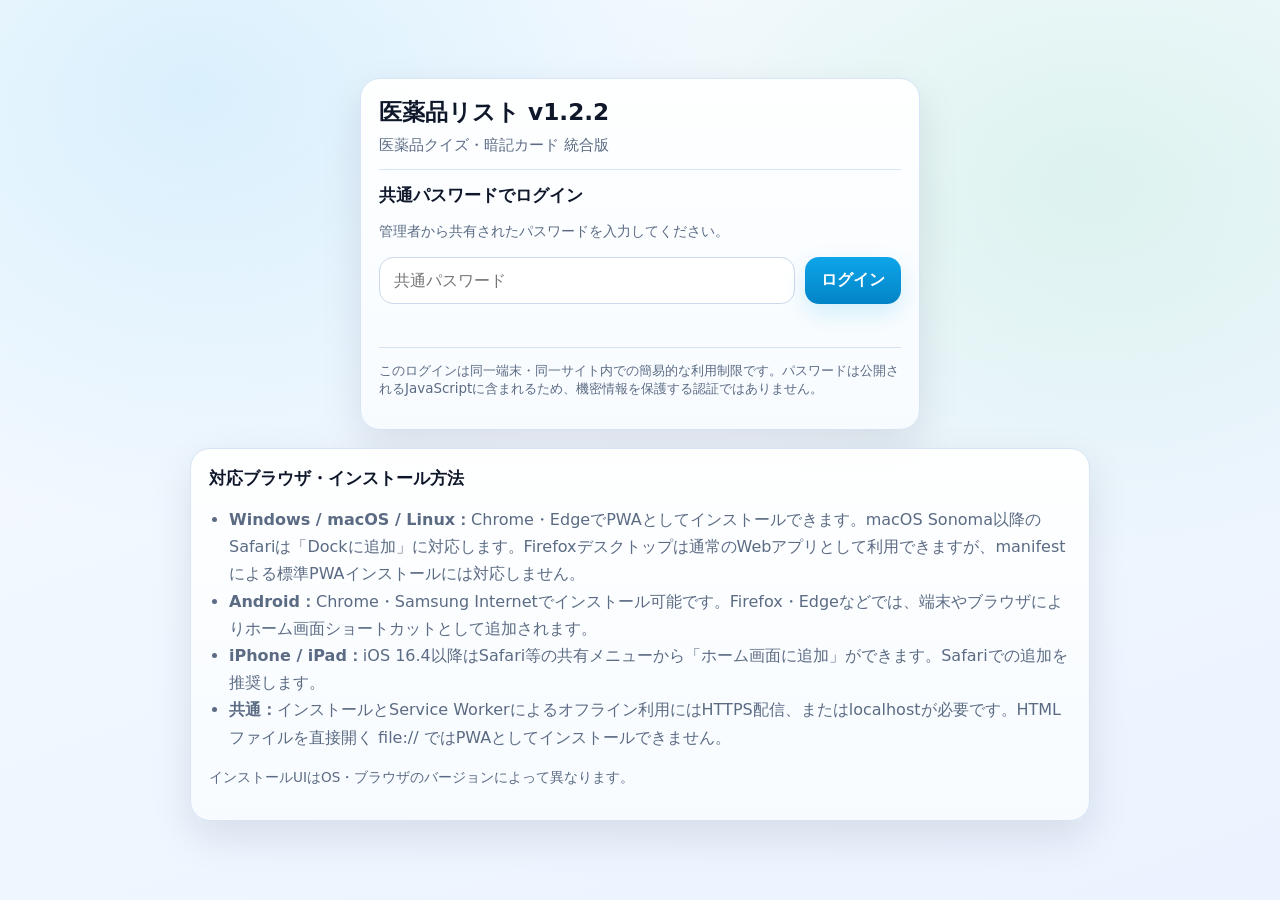
<file: index.html>
<!DOCTYPE html>
<html lang="ja">
<head>
  <meta charset="UTF-8">
  <meta name="viewport" content="width=device-width, initial-scale=1.0, viewport-fit=cover">
  <meta name="theme-color" content="#0ea5e9">
  <meta name="apple-mobile-web-app-capable" content="yes">
  <meta name="apple-mobile-web-app-status-bar-style" content="default">
  <meta name="apple-mobile-web-app-title" content="医薬品リスト">
  <meta name="mobile-web-app-capable" content="yes">
  <link rel="manifest" href="./manifest.json">
  <link rel="icon" href="./icons/icon.svg" type="image/svg+xml">
  <link rel="apple-touch-icon" href="./icons/apple-touch-icon.png">
  <link rel="stylesheet" href="./2.style.css">
  <title>医薬品リスト v1.2.2</title>
</head>
<body>
<div class="app">
  <section id="loginScreen" class="screen active">
    <div class="card loginCard">
      <div class="brand">
        <h1>医薬品リスト v1.2.2</h1>
        <p>医薬品クイズ・暗記カード 統合版</p>
      </div>
      <div class="divider"></div>
      <h2>共通パスワードでログイン</h2>
      <p class="sub">管理者から共有されたパスワードを入力してください。</p>
      <form id="loginForm" class="loginForm">
        <input id="commonPassword" type="password" autocomplete="current-password" placeholder="共通パスワード" required>
        <button class="btn" type="submit">ログイン</button>
      </form>
      <p id="loginError" class="loginError" role="alert"></p>
      <p id="passwordSetupNotice" class="footerNote"></p>
      <div class="divider"></div>
      <p class="tiny">このログインは同一端末・同一サイト内での簡易的な利用制限です。パスワードは公開されるJavaScriptに含まれるため、機密情報を保護する認証ではありません。</p>
    </div>
    <div class="card browserCard">
      <h2>対応ブラウザ・インストール方法</h2>
      <ul>
        <li><b>Windows / macOS / Linux：</b>Chrome・EdgeでPWAとしてインストールできます。macOS Sonoma以降のSafariは「Dockに追加」に対応します。Firefoxデスクトップは通常のWebアプリとして利用できますが、manifestによる標準PWAインストールには対応しません。</li>
        <li><b>Android：</b>Chrome・Samsung Internetでインストール可能です。Firefox・Edgeなどでは、端末やブラウザによりホーム画面ショートカットとして追加されます。</li>
        <li><b>iPhone / iPad：</b>iOS 16.4以降はSafari等の共有メニューから「ホーム画面に追加」ができます。Safariでの追加を推奨します。</li>
        <li><b>共通：</b>インストールとService Workerによるオフライン利用にはHTTPS配信、またはlocalhostが必要です。HTMLファイルを直接開く file:// ではPWAとしてインストールできません。</li>
      </ul>
      <p class="footerNote">インストールUIはOS・ブラウザのバージョンによって異なります。</p>
    </div>
  </section>

  <div id="workspace" class="hidden">
    <header>
      <div class="brand">
        <h1>医薬品リスト v1.2.2</h1>
        <p>医薬品クイズ・暗記カード 統合版</p>
      </div>
      <div class="headerActions">
        <span class="pill">PWA / オフライン対応</span>
        <button class="btn secondary small hidden" id="installBtn" type="button">アプリをインストール</button>
        <button class="btn secondary small" id="logoutBtn" type="button">ログアウト</button>
      </div>
    </header>

    <section id="modeScreen" class="screen active">
      <div class="card" style="margin-bottom:16px">
        <h2>学習モードを選択</h2>
        <p class="sub">利用するモードを選択してください。次の共通メニューでデータと出題設定を行います。</p>
      </div>
      <div class="grid">
        <div class="card modeCard">
          <div><div class="modeIcon">✍️</div><h2 style="margin-top:8px">医薬品クイズ</h2><p>販売名・一般名・薬効の関係を入力解答で確認します。正誤判定、結果集計、誤答復習、学習履歴に対応します。</p></div>
          <button class="btn" id="chooseQuizBtn" type="button">医薬品クイズを選択</button>
        </div>
        <div class="card modeCard">
          <div><div class="modeIcon">🗂️</div><h2 style="margin-top:8px">暗記カード</h2><p>カードをタップして表裏を切り替えます。前後移動、ブックマーク、色分け、保存済みカードだけの学習に対応します。</p></div>
          <button class="btn success" id="chooseFlashBtn" type="button">暗記カードを選択</button>
        </div>
      </div>
      <p class="footerNote">学習補助用アプリです。医療・調剤などの実務では、必ず公的資料や最新の製品資料で再確認してください。</p>
    </section>

    <section id="menuScreen" class="screen">
      <div class="menuToolbar">
        <div><span class="badge" id="modeBadge">医薬品クイズ</span><h2 style="margin-top:8px">共通メニュー・学習設定</h2></div>
        <button class="btn secondary" id="changeModeBtn" type="button">モード選択へ戻る</button>
      </div>
      <div class="grid">
        <div class="card">
          <h2>データ入力</h2>
          <p class="sub">「販売名,一般名,薬効」を1行ずつ入力してください。複数の薬剤は改行で区切ります。3列は半角カンマで区切ります。</p>
          <textarea id="sharedDataInput" placeholder="例：\n商品名A,一般名A,薬効A\n商品名B,一般名B,薬効B"></textarea>
          <div class="row status">
            <span class="muted" id="loadStatus">未読み込み</span>
            <button class="btn secondary" id="loadDataBtn" type="button">読み込む</button>
            <button class="btn secondary" id="loadJsonBtn" type="button">JSONを読み込む</button>
            <input class="inlineFile" id="jsonDataFile" type="file" accept=".json,application/json">
          </div>
        </div>
        <div class="card">
          <h2>共通の出題設定</h2>
          <p class="sub">出題したい方向を1つ以上選択してください。選択したパターンを混ぜて出題します。</p>
          <div class="checklist" id="patternList">
            <label class="check"><input type="checkbox" value="sales_to_generic" checked><div><b>販売名 → 一般名</b><span>販売名から一般名を答える</span></div></label>
            <label class="check"><input type="checkbox" value="generic_to_sales" checked><div><b>一般名 → 販売名</b><span>一般名から販売名を答える</span></div></label>
            <label class="check"><input type="checkbox" value="sales_to_effect" checked><div><b>販売名 → 薬効</b><span>販売名から薬効を答える</span></div></label>
            <label class="check"><input type="checkbox" value="effect_to_sales" checked><div><b>薬効 → 販売名</b><span>薬効から販売名を答える</span></div></label>
            <label class="check"><input type="checkbox" value="generic_to_effect" checked><div><b>一般名 → 薬効</b><span>一般名から薬効を答える</span></div></label>
            <label class="check"><input type="checkbox" value="effect_to_generic" checked><div><b>薬効 → 一般名</b><span>薬効から一般名を答える</span></div></label>
          </div>
          <div id="flashcardOnlySetting" class="hidden">
            <div class="divider"></div>
            <label class="check"><input type="checkbox" id="bookmarkedOnly"><div><b>ブックマークしたものだけ見る</b><span>暗記カードで保存済みカードのみを出題します</span></div></label>
          </div>
          <div class="divider"></div>
          <button class="btn success" id="startModeBtn" type="button" style="width:100%">学習を開始</button>
          <p class="footerNote">重複するデータ行は自動で除外されます。このアプリは学習補助用です。</p>
        </div>
      </div>

      <div class="grid" style="margin-top:16px">
        <div class="card">
          <div class="spaced"><h2>ブックマーク一覧</h2><span class="badge bookmarked" id="bookmarkCount">0件</span></div>
          <div class="row" style="margin-bottom:10px"><button class="btn secondary" id="toggleBookmarksBtn" type="button">表示 / 非表示</button><button class="btn secondary" id="clearBookmarksBtn" type="button">ブックマークを消去</button></div>
          <div id="bookmarkList" class="list"></div>
        </div>
        <div class="card">
          <div class="spaced"><h2>直近の誤答</h2><span class="badge warn" id="wrongCount">0件</span></div>
          <div class="row" style="margin-bottom:10px">
            <button class="btn secondary" id="toggleWrongsBtn" type="button">表示 / 非表示</button>
            <button class="btn secondary" id="exportWrongCsvBtn" type="button">誤答CSV出力</button>
            <button class="btn secondary" id="clearWrongsBtn" type="button">誤答一覧を消去</button>
          </div>
          <div id="wrongList" class="list"></div>
          <p class="tiny">CSV項目：誤答日時・出題形式・問題・正答・入力内容</p>
        </div>
      </div>
      <div class="card" style="margin-top:16px">
        <div class="spaced"><h2>クイズの学習履歴</h2><button class="btn secondary" id="clearHistoryBtn" type="button">履歴を消去</button></div>
        <p class="sub">医薬品クイズで解いた結果を記録します。最新10件を表示します。</p>
        <div id="historyList" class="list"></div>
      </div>
      <div class="card" style="margin-top:16px">
        <h2>操作方法</h2>
        <p class="sub" id="usageText">選択したモードの操作方法を表示します。</p>
        <p class="footerNote">薬剤データはこの端末内で処理します。医薬品情報は改訂されるため、実務上の判断には必ず最新の公的資料・添付文書等を使用してください。</p>
      </div>
    </section>

    <section id="quizFrameWrap" class="frameWrap"><iframe id="quizFrame" class="appFrame" title="医薬品クイズ"></iframe></section>
    <section id="flashFrameWrap" class="frameWrap"><iframe id="flashFrame" class="appFrame" title="暗記カード"></iframe></section>
  </div>
</div>
<script src="./data/config.js"></script>
<script src="./database.js"></script>
<script src="./3.app.js" defer></script>
</body>
</html>
</file>
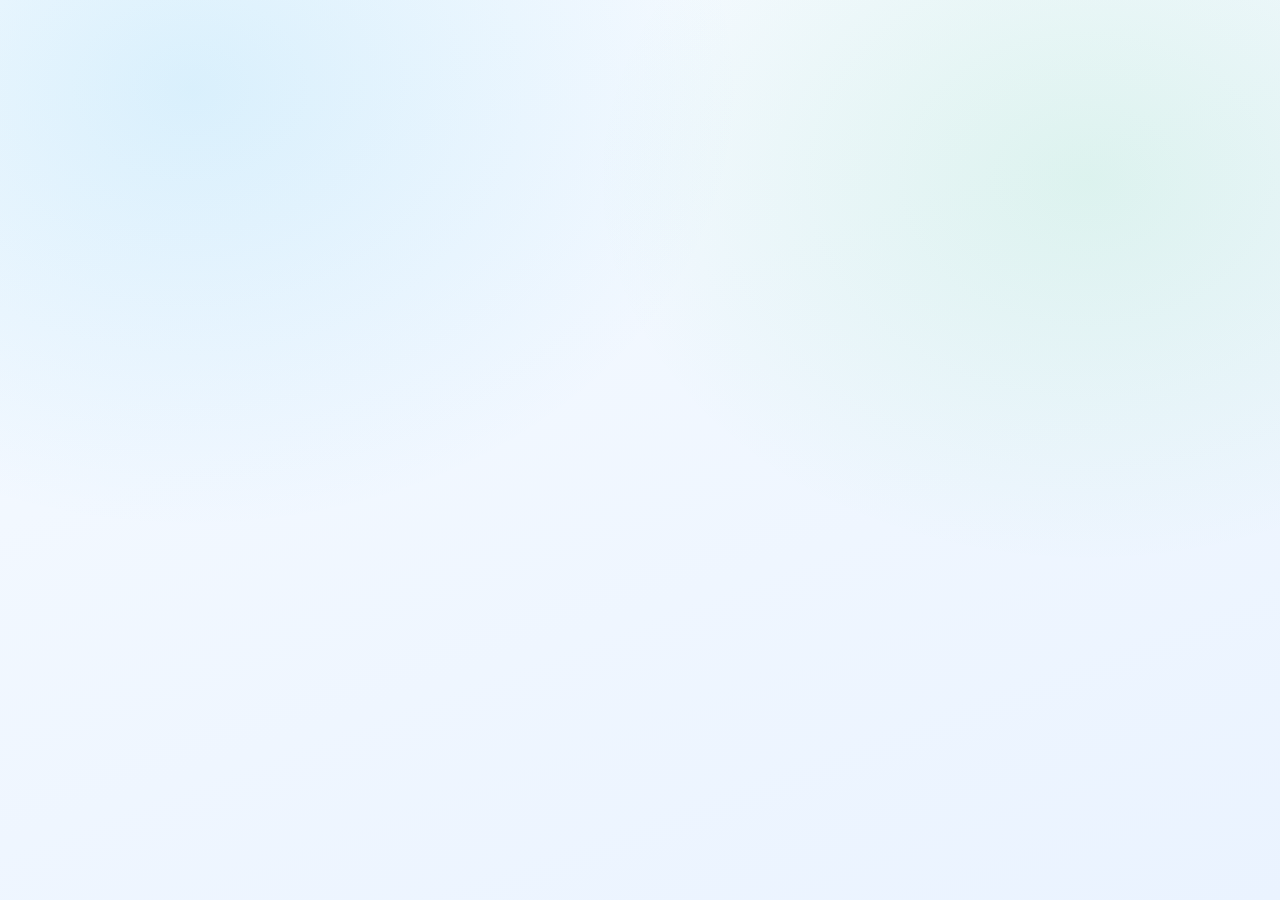
<file: modules/flashcard-app.html>
<!DOCTYPE html>
<html lang="ja">
<head>
  <meta charset="UTF-8" />
  <meta name="viewport" content="width=device-width, initial-scale=1.0" />
  <title>医薬品暗記カード</title>
  <meta name="theme-color" content="#0ea5e9" />
  <meta name="apple-mobile-web-app-capable" content="yes" />
  <meta name="apple-mobile-web-app-status-bar-style" content="default" />
  


  <link rel="stylesheet" href="flashcards.css">
</head>
<body>
<div class="app">
  <header>
    <div class="brand">
      <h1>医薬品暗記カード</h1>
      <p>販売名・一般名・薬効を貼り付けて、ブックマーク付きの暗記カードとして使える軽量アプリ</p>
    </div>
    <div class="pill">カードをタップで裏返す / 前へ・次へで移動 / 重複行は自動除外</div>
  </header>

  <section id="homeScreen" class="screen active">
    <div class="grid">
      <div class="card">
        <h2>データ入力</h2>
        <p class="sub">「販売名,一般名,薬効」を1行ずつ貼り付けて読み込んでください。区切りはカンマのみを前提にしています。</p>
        <textarea id="dataInput" placeholder="ここにデータを貼り付けてください。"></textarea>
        <div class="spaced" style="margin-top:10px;"><div class="muted stat" id="loadStatus">未読み込み</div><button class="btn secondary" id="loadBtn">読み込む</button></div>
      </div>

      <div class="card">
        <h2>出題設定</h2>
        <p class="sub">複数選択したパターンを混ぜて暗記カードを作成します。重複行は自動で除外します。</p>
        <div class="checklist" id="patternList"></div>
        <div class="divider"></div>
        <div class="row">
          <button class="btn success" id="startBtn">開始</button>
          <label class="check" style="margin:0;min-width:220px;flex:1;">
            <input type="checkbox" id="bookmarkedOnlyStart">
            <div><b>ブックマークしたものだけ見る</b><span>保存済みカードだけで開始します</span></div>
          </label>
        </div>
        <p class="footerNote">このアプリは学習補助用です。実務では必ず公的資料や製品資料で再確認してください。</p>
      </div>
    </div>

    <div class="grid" style="margin-top:16px;">
      <div class="card">
        <div class="spaced"><h2>ブックマーク一覧</h2><span class="badge bookmarked" id="bookmarkCountBadge">0件</span></div>
        <div class="row" style="margin-bottom:10px;">
          <button class="btn secondary" id="toggleBookmarkListBtn">表示 / 非表示</button>
          <button class="btn secondary" id="clearBookmarksBtn">ブックマークを消去</button>
        </div>
        <div id="bookmarkHomeArea" class="list"></div>
      </div>
      <div class="card">
        <h2>使い方</h2>
        <p class="sub">
          1. テキストを貼り付けて読み込む。<br>
          2. 出題パターンを選び、必要なら「ブックマークしたものだけ見る」を有効化して開始する。<br>
          3. カード本体を1回タップして裏返す。<br>
          4. 「前に戻る」「次へ進む」でカードを移動する。<br>
          5. 保存マークでブックマークし、色を切り替えて管理する。
        </p>
      </div>
    </div>
  </section>

  <section id="quizScreen" class="screen">
    <div class="split">
      <div class="card deckWrap">
        <div class="spaced">
          <div>
            <div class="badge" id="quizCounter">0 / 0</div>
            <div class="tiny" style="margin-top:8px;">Enterで主操作を実行</div>
          </div>
          <div class="row"><button class="btn warn" id="endBtn">終わる</button><button class="btn secondary" id="homeBtnTop">ホームへ</button></div>
        </div>
        <div style="margin-top:14px;" class="progressBar"><div id="progressFill" class="progressFill"></div></div>

        <div class="deckStage" style="margin-top:16px;">
          <div id="flashcard" class="flashcard">
            <div class="flashcardFace flashcardFront">
              <div class="cardTopRow">
                <div>
                  <div class="questionLabel">問題</div>
                </div>              </div>

              <div class="cardMain">
                <div id="questionText" class="cardTitle">-</div>
                <div id="patternText" class="cardSubtitle">-</div>
              </div>

              <div class="row" style="justify-content:flex-end;align-items:center;">
                <button class="bookmarkBtn" id="bookmarkBtn" aria-label="ブックマーク">
                  <svg viewBox="0 0 24 24" aria-hidden="true"><path d="M6 3.75A2.25 2.25 0 0 1 8.25 1.5h7.5A2.25 2.25 0 0 1 18 3.75v18l-6-3.75-6 3.75v-18Z"></path></svg>
                </button>
              </div>
            </div>

            <div class="flashcardFace flashcardBack">
              <div class="cardTopRow">
                <div>
                  <div class="questionLabel">答え</div>
                </div>              </div>

              <div class="cardMain">
                <div id="answerTitle" class="cardTitle">-</div>
                <div id="answerMeta" class="cardSubtitle">-</div>
              </div>

              <div class="row" style="justify-content:flex-end;align-items:center;">
                <button class="bookmarkBtn" id="bookmarkBtnBack" aria-label="ブックマークの切り替え">
                  <svg viewBox="0 0 24 24" aria-hidden="true"><path d="M6 3.75A2.25 2.25 0 0 1 8.25 1.5h7.5A2.25 2.25 0 0 1 18 3.75v18l-6-3.75-6 3.75v-18Z"></path></svg>
                </button>
              </div>
            </div>
          </div>

          <div id="bookmarkMenu" class="bookmarkMenu" hidden>
            <div class="bookmarkMenuTitle">ブックマーク色を選択</div>
            <p class="bookmarkMenuNote">色を選んでから保存してください。保存マークだけを押したときに、このメニューが開きます。</p>
            <div class="colorSwatches" id="bookmarkMenuSwatches"></div>
            <div class="bookmarkMenuActions">
              <button class="btn secondary" id="bookmarkMenuCloseBtn" type="button">閉じる</button>
              <button class="btn success" id="bookmarkMenuSaveBtn" type="button">保存</button>
            </div>
          </div>
        </div>

        <div class="row" style="margin-top:14px;">
          <button class="btn flip" id="mainActionBtn" disabled>裏返す</button>
          <button class="btn secondary" id="prevBtn" disabled>前に戻る</button>
          <button class="btn next" id="nextBtn" disabled>次へ進む</button>
          <button class="btn secondary" id="toggleBookmarkOnlyBtn">保存済みのみで開始: OFF</button>
        </div>
      </div>

      <div class="card">
        <h2>出題元</h2>
        <div class="list">
          <div class="item"><div class="itemTitle">販売名</div><div id="srcSales" class="itemMeta">-</div></div>
          <div class="item"><div class="itemTitle">一般名</div><div id="srcGeneric" class="itemMeta">-</div></div>
          <div class="item"><div class="itemTitle">薬効</div><div id="srcEffect" class="itemMeta">-</div></div>
        </div>
        <div class="divider"></div>
        <h3>ルール</h3>
        <p class="sub">
          カード本体をタップすると、そのカードだけを裏返します。<br>
          「前に戻る」「次へ進む」でカードを移動します。<br>
          「終わる」で学習セッションを終了し、ホームに戻ります。<br>
          表示カードはブックマーク色で保存できます。
        </p>
      </div>
    </div>
  </section>
</div>

<script src="flashcards.js"></script>
</body>
</html>
</file>
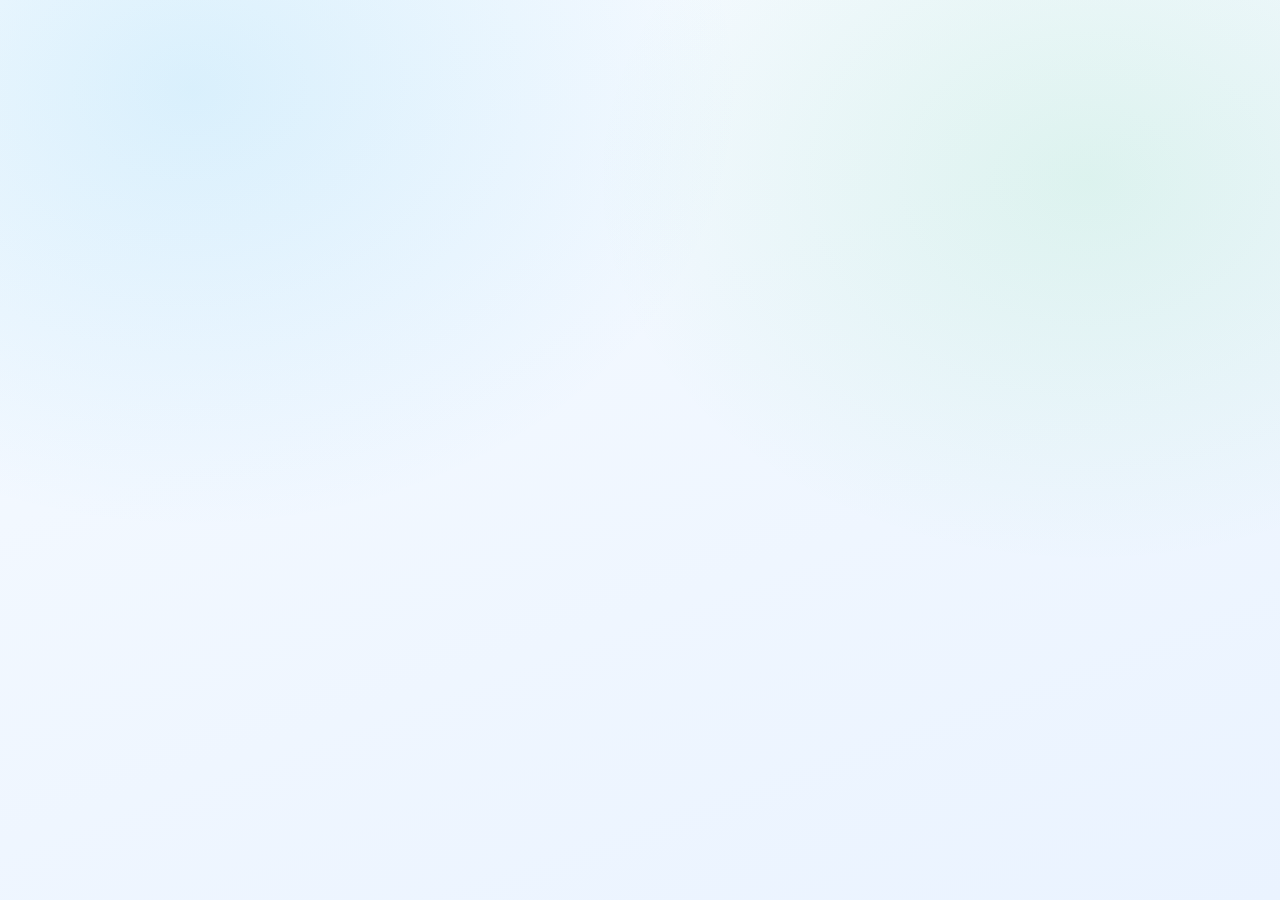
<file: modules/quiz-app.html>
<!DOCTYPE html>
<html lang="ja">
<head>
  <meta charset="UTF-8" />
  <meta name="viewport" content="width=device-width, initial-scale=1.0" />
  <title>医薬品クイズ</title>
  <meta name="theme-color" content="#0ea5e9" />
  <meta name="apple-mobile-web-app-capable" content="yes" />
  <meta name="apple-mobile-web-app-status-bar-style" content="default" />
  


  <link rel="stylesheet" href="quiz.css">
</head>
<body>
<div class="app">
  <header>
    <div class="brand">
      <h1>医薬品クイズ</h1>
      <p>販売名・一般名・薬効を貼り付けて、そのまま暗記確認できる軽量アプリ</p>
    </div>
    <div class="pill">Enterで操作 / 画像なし / 重複出題なし</div>
  </header>

  <section id="homeScreen" class="screen active">
    <div class="grid">
      <div class="card">
        <h2>データ入力</h2>
        <p class="sub">「販売名,一般名,薬効」を1行ずつ貼り付けて読み込んでください。複数の薬剤を読み込む場合は改行をしてください。区切りはカンマのみを前提にしています。</p>
        <textarea id="dataInput" placeholder="ここにデータを貼り付けてください。"></textarea>
        <div class="spaced" style="margin-top:10px;"><div class="muted stat" id="loadStatus">未読み込み</div><button class="btn secondary" id="loadBtn">読み込む</button></div>
      </div>

      <div class="card">
        <h2>出題設定</h2>
        <p class="sub">複数選択したパターンを混ぜて出題します。重複行は自動で除外します。</p>
        <div class="checklist" id="patternList"></div>
        <div class="divider"></div>
        <div class="row">
          <button class="btn success" id="startBtn">開始</button>
                  </div>
        <div class="row" style="margin-top:10px;"><button class="btn secondary" id="clearHistoryBtn">履歴を消去</button></div>
        <p class="footerNote">このアプリは学習補助用です。実務では必ず公的資料や製品資料で再確認してください。</p>
      </div>
    </div>

    <div class="grid" style="margin-top:16px;">
      <div class="card">
        <div class="spaced"><h2>直近の誤答</h2><span class="badge warn" id="wrongCountBadge">0件</span></div>
        <div class="row" style="margin-bottom:10px;">
          <button class="btn secondary" id="toggleWrongBtn">表示 / 非表示</button>
                    <button class="btn secondary" id="clearWrongBtn">この一覧を消去</button>
        </div>
        <div id="wrongHomeArea" class="wrongList"></div>
      </div>
      <div class="card">
        <h2>履歴</h2>
        <p class="sub">このタブで解いた結果を記録します。最新10件だけを一覧表示します。</p>
        <div id="historyArea" class="historyList"></div>
      </div>
    </div>

    <div class="card" style="margin-top:16px;">
      <h2>説明</h2>
      <p class="sub">
        この画面でテキストを貼り付けて読み込み、出題パターンを選んで開始します。<br>
        出題中は <span class="kbd">Enter</span> で「答えを表示 / 次へ / 結果へ」を操作できます。<br>
        入力が空のときは「答えを表示」を押せません。<br>
        表記ゆれは、全角・半角英数字を吸収し、記号の違いは無視して判定します。
      </p>
    </div>
  </section>

  <section id="quizScreen" class="screen">
    <div class="split">
      <div class="card">
        <div class="spaced">
          <div><div class="badge" id="quizCounter">0 / 0</div><div class="tiny" style="margin-top:8px;">Enterで主操作を実行</div></div>
          <div class="row"><button class="btn warn" id="endBtn">終わる</button><button class="btn secondary" id="homeBtnTop">ホームへ</button></div>
        </div>
        <div style="margin-top:14px;" class="progressBar"><div id="progressFill" class="progressFill"></div></div>
        <div class="questionBox" style="margin-top:16px;"><div class="qLabel">問題</div><div id="questionText" class="qText">-</div><div id="patternText" class="patternText">-</div></div>
        <div style="margin-top:14px;" class="col">
          <label class="muted" for="answerInput">解答</label>
          <div class="tiny">※解答必須</div>
          <input id="answerInput" type="text" autocomplete="off" spellcheck="false" placeholder="ここに入力" />
        </div>
        <div class="row" style="margin-top:14px;"><button class="btn" id="mainActionBtn" disabled>答えを表示</button></div>
        <div id="feedbackBox" class="feedback" style="display:none;"></div>
      </div>

      <div class="card">
        <h2>出題元</h2>
        <div class="list">
          <div class="item"><div class="itemTitle">販売名</div><div id="srcSales" class="itemMeta">-</div></div>
          <div class="item"><div class="itemTitle">一般名</div><div id="srcGeneric" class="itemMeta">-</div></div>
          <div class="item"><div class="itemTitle">薬効</div><div id="srcEffect" class="itemMeta">-</div></div>
        </div>
        <div class="divider"></div>
        <h3>ルール</h3>
        <p class="sub">
          1回目のEnterまたはボタン押下で答えを表示します。<br>
          2回目のEnterまたは「次へ」で次の問題へ進みます。<br>
          「終わる」で、その時点までの結果を集計します。<br>
          進行バーは「次へ」を押した時点で1問として進みます。
        </p>
      </div>
    </div>
  </section>

  <section id="resultScreen" class="screen">
    <div class="card">
      <div class="spaced">
        <div><h2 style="font-size:1.35rem;margin-bottom:6px;">結果</h2><div class="muted">解き終わりの集計を表示しています</div></div>
        <div class="row">
          <button class="btn warn" id="reviewWrongResultBtn">誤答を今すぐ復習</button>
          <button class="btn warn" id="reviewAllWrongResultBtn">今までの誤答を総復習</button>
          <button class="btn secondary" id="backHomeBtn">ホームへ</button>
          <button class="btn success" id="retryBtn">もう一度</button>
        </div>
      </div>

      <div class="grid" style="margin-top:16px;">
        <div class="card" style="background:var(--card2)">
          <h3>成績</h3>
          <div class="row" style="gap:12px;flex-wrap:wrap;">
            <span class="badge good" id="resultScore">正解 0 / 0</span>
            <span class="badge" id="resultAccuracy">正答率 0.0%</span>
            <span class="badge warn" id="resultAnswered">解答済み 0</span>
          </div>
          <p class="footerNote" id="resultNote">-</p>
        </div>
        <div class="card" style="background:var(--card2)">
          <h3>間違えた問題</h3>
          <div id="resultWrongArea" class="wrongList"></div>
        </div>
      </div>
    </div>
  </section>
</div>

<script src="quiz.js"></script>
</body>
</html>
</file>
<file: 2.style.css>
:root{--bg0:#f7fbff;--bg1:#eaf3ff;--card:#fff;--line:#d7e4f5;--text:#0f172a;--muted:#5b6b84;--accent:#0ea5e9;--green:#22c55e;--warn:#f59e0b;--danger:#ef4444;--shadow:0 16px 42px rgba(15,23,42,.10);--r:20px}
*{box-sizing:border-box}html,body{min-height:100%;margin:0}body{font-family:"Hiragino Maru Gothic ProN","Yu Gothic UI",Meiryo,system-ui,-apple-system,BlinkMacSystemFont,sans-serif;color:var(--text);background:radial-gradient(1000px 800px at 15% 10%,rgba(14,165,233,.12),transparent 55%),radial-gradient(900px 700px at 85% 20%,rgba(34,197,94,.10),transparent 55%),linear-gradient(160deg,var(--bg0),var(--bg1));}
.app{max-width:1200px;margin:0 auto;padding:24px 16px 36px}header{display:flex;align-items:center;justify-content:space-between;gap:16px;margin-bottom:18px;flex-wrap:wrap}.brand h1{margin:0;font-size:1.5rem}.brand p{margin:5px 0 0;color:var(--muted);font-size:.92rem}.pill{display:inline-flex;padding:9px 13px;border:1px solid var(--line);border-radius:999px;background:#ffffffb8;color:var(--muted);font-size:.84rem}
.screen{display:none}.screen.active{display:block}.grid{display:grid;grid-template-columns:repeat(auto-fit,minmax(min(100%,320px),1fr));gap:16px}.card{background:linear-gradient(180deg,#fffffff5,#f8fbfff5);border:1px solid var(--line);border-radius:var(--r);padding:18px;box-shadow:var(--shadow)}.card h2,.card h3{margin:0 0 12px;font-size:1.05rem}.sub{color:var(--muted);font-size:.9rem;line-height:1.7;margin:0 0 12px}.muted{color:var(--muted)}.tiny{font-size:.84rem;color:var(--muted)}
textarea{width:100%;min-height:210px;resize:vertical;border:1px solid #cbd9ea;border-radius:14px;background:#fff;color:var(--text);outline:none;padding:14px;font:inherit;line-height:1.6}textarea:focus{border-color:#0ea5e9;box-shadow:0 0 0 4px #0ea5e91a}.row{display:flex;flex-wrap:wrap;gap:10px;align-items:center}.spaced{display:flex;justify-content:space-between;gap:10px;align-items:center;flex-wrap:wrap}.btn{appearance:none;border:0;cursor:pointer;padding:12px 16px;border-radius:14px;color:#fff;font-weight:750;background:linear-gradient(180deg,#0ea5e9,#0284c7);box-shadow:0 10px 24px #0ea5e929;font:inherit;font-weight:700}.btn.secondary{background:linear-gradient(180deg,#fff,#f3f7fc);color:var(--text);box-shadow:none;border:1px solid #d5e3f3}.btn.success{background:linear-gradient(180deg,#22c55e,#16a34a)}.btn.warn{background:linear-gradient(180deg,#f59e0b,#d97706)}.btn.danger{background:linear-gradient(180deg,#ef4444,#dc2626)}.btn:disabled{opacity:.42;cursor:not-allowed}.modeCard{display:flex;flex-direction:column;min-height:230px;justify-content:space-between;gap:18px}.modeIcon{font-size:2.2rem}.modeCard p{color:var(--muted);line-height:1.7;margin:0}.checklist{display:grid;grid-template-columns:repeat(auto-fit,minmax(min(100%,220px),1fr));gap:10px}.check{display:flex;gap:10px;align-items:flex-start;border:1px solid #d8e5f4;border-radius:14px;padding:12px;background:#fff;cursor:pointer}.check input{margin-top:4px;transform:scale(1.08)}.check b{display:block;margin-bottom:4px}.check span{color:var(--muted);font-size:.88rem;line-height:1.45}.divider{height:1px;background:var(--line);margin:14px 0}.badge{display:inline-flex;align-items:center;gap:8px;padding:6px 10px;border-radius:999px;background:#eff8ff;border:1px solid #d6ebff;color:#0c6b99;font-size:.82rem}.badge.warn{background:#fff7e6;border-color:#ffe0a8;color:#9a6700}.badge.bookmarked{background:#fff7e6;border-color:#ffe0a8;color:#8a5800}.badge.good{background:#ecfdf3;border-color:#c9f2d9;color:#0f7a36}.badge.bad{background:#fff1f2;border-color:#ffd2d8;color:#c02626}.list{display:flex;flex-direction:column;gap:10px}.item{padding:12px 13px;border-radius:14px;background:#fff;border:1px solid #dbe7f3}.itemTop{display:flex;justify-content:space-between;gap:10px;flex-wrap:wrap;align-items:center}.itemTitle{font-weight:800}.itemMeta{color:var(--muted);font-size:.88rem;margin-top:6px;line-height:1.55}.dot{width:10px;height:10px;border-radius:999px;display:inline-block}.dot.amber{background:#f59e0b}.dot.emerald{background:#22c55e}.dot.sky{background:#0ea5e9}.dot.violet{background:#8b5cf6}.dot.rose{background:#f43f5e}.dot.slate{background:#64748b}.footerNote{margin-top:10px;color:var(--muted);font-size:.85rem;line-height:1.6}.menuToolbar{display:flex;align-items:center;justify-content:space-between;gap:12px;flex-wrap:wrap;margin-bottom:16px}.menuToolbar h2{margin:0;font-size:1.15rem}.toggle{margin:0;display:inline-flex;align-items:center;gap:8px;color:var(--muted);font-size:.9rem}.status{margin-top:10px}.frameWrap{display:none;width:100%;min-height:70vh}.frameWrap.active{display:block}.appFrame{display:block;width:100%;height:calc(100dvh - 12px);min-height:650px;border:0;border-radius:18px;background:transparent}.hintLine{margin:10px 0 0;color:var(--muted);font-size:.84rem;line-height:1.6}.sectionHeading{margin:18px 0 10px;font-size:1.02rem}.hidden{display:none!important}
@media(max-width:640px){.app{padding:16px 10px 24px}.brand h1{font-size:1.25rem}.card{padding:15px}.appFrame{height:calc(100dvh - 4px);min-height:600px}.modeCard{min-height:200px}}

.loginCard{max-width:560px;margin:6vh auto 18px}
.loginCard h1{margin:0 0 8px;font-size:1.45rem}
.loginForm{display:flex;gap:10px;flex-wrap:wrap;margin-top:14px}
.loginForm input{flex:1;min-width:190px;border:1px solid #cbd9ea;border-radius:14px;padding:13px 14px;font:inherit}
.loginError{min-height:1.4em;color:#b91c1c;font-size:.9rem;margin:8px 0 0}
.browserCard{max-width:900px;margin:0 auto 24px}
.browserCard ul{padding-left:1.25rem;line-height:1.7;color:var(--muted)}
.headerActions{display:flex;gap:8px;align-items:center;flex-wrap:wrap}
.appFrame{height:calc(100dvh - 12px);min-height:650px}
.btn.small{padding:8px 12px;font-size:.88rem}
.inlineFile{display:none}
@media(max-width:640px){.loginCard{margin:3vh auto 14px}.loginForm{flex-direction:column}.loginForm .btn{width:100%}.headerActions{width:100%}}
</file>
<file: modules/flashcards.css>
:root{
      --bg0:#f7fbff;
      --bg1:#eaf3ff;
      --card:#ffffff;
      --card2:#f8fbff;
      --line:#d7e4f5;
      --text:#0f172a;
      --muted:#5b6b84;
      --accent:#0ea5e9;
      --accent2:#22c55e;
      --warn:#f59e0b;
      --danger:#ef4444;
      --shadow:0 16px 42px rgba(15, 23, 42, .10);
      --r:20px;
      --bookmark:#f59e0b;
      --bookmarkSoft:rgba(245,158,11,.14);
    }
    *{box-sizing:border-box}
    html,body{height:100%}
    body{
      margin:0;
      font-family:"Hiragino Maru Gothic ProN","Yu Gothic UI","Meiryo",system-ui,-apple-system,BlinkMacSystemFont,sans-serif;
      color:var(--text);
      background:
        radial-gradient(1000px 800px at 15% 10%, rgba(14,165,233,.12), transparent 55%),
        radial-gradient(900px 700px at 85% 20%, rgba(34,197,94,.10), transparent 55%),
        linear-gradient(160deg, var(--bg0), var(--bg1));
    }
    .app{max-width:1200px;margin:0 auto;padding:24px 16px 36px}
    header{display:flex;align-items:center;justify-content:space-between;gap:16px;margin-bottom:18px}
    .brand{display:flex;flex-direction:column;gap:4px}
    .brand h1{margin:0;font-size:1.45rem}
    .brand p{margin:0;color:var(--muted);font-size:.94rem}
    .pill{
      display:inline-flex;align-items:center;gap:8px;
      padding:10px 14px;border:1px solid var(--line);border-radius:999px;
      background:rgba(255,255,255,.7);color:var(--muted);font-size:.88rem;
      box-shadow:var(--shadow);white-space:nowrap;
    }
    .screen{display:none}.screen.active{display:block}
    .grid{display:grid;grid-template-columns:repeat(auto-fit,minmax(320px,1fr));gap:16px}
    .card{
      background:linear-gradient(180deg, rgba(255,255,255,.98), rgba(248,251,255,.98));
      border:1px solid var(--line);
      border-radius:var(--r);
      padding:18px;
      box-shadow:var(--shadow);
      backdrop-filter:blur(10px)
    }
    .card h2,.card h3{margin:0 0 12px;font-size:1.05rem}
    .sub{color:var(--muted);font-size:.9rem;line-height:1.7;margin:0 0 12px}
    textarea,input[type="text"],select{
      width:100%;border:1px solid #cbd9ea;border-radius:14px;
      background:#ffffff;color:var(--text);outline:none;
      padding:14px;font:inherit;
    }
    textarea{min-height:250px;resize:vertical;line-height:1.6}
    textarea:focus,input[type="text"]:focus,select:focus{border-color:rgba(14,165,233,.75);box-shadow:0 0 0 4px rgba(14,165,233,.10)}
    .row{display:flex;flex-wrap:wrap;gap:10px;align-items:center}
    .col{display:flex;flex-direction:column;gap:10px}
    .spaced{display:flex;justify-content:space-between;gap:10px;align-items:center;flex-wrap:wrap}
    .muted{color:var(--muted)}
    .btn{
      appearance:none;border:none;cursor:pointer;padding:12px 16px;border-radius:14px;
      color:#fff;font-weight:700;
      background:linear-gradient(180deg, rgba(14,165,233,.98), rgba(2,132,199,.95));
      box-shadow:0 10px 24px rgba(14,165,233,.16);
    }
    .btn.secondary{background:linear-gradient(180deg, #ffffff, #f3f7fc);color:var(--text);box-shadow:none;border:1px solid #d5e3f3}
    .btn.success{background:linear-gradient(180deg, rgba(34,197,94,.98), rgba(22,163,74,.95))}
    .btn.warn{background:linear-gradient(180deg, rgba(245,158,11,.98), rgba(217,119,6,.95))}
    .btn.danger{background:linear-gradient(180deg, rgba(239,68,68,.98), rgba(220,38,38,.95))}
    .btn.flip{background:linear-gradient(180deg, rgba(14,165,233,.98), rgba(3,105,161,.96))}
    .btn.next{background:linear-gradient(180deg, rgba(34,197,94,.98), rgba(22,163,74,.96))}
    .btn:disabled{opacity:.42;cursor:not-allowed;transform:none}
    .checklist{display:grid;grid-template-columns:repeat(auto-fit,minmax(220px,1fr));gap:10px}
    .check{display:flex;gap:10px;align-items:flex-start;border:1px solid #d8e5f4;border-radius:14px;padding:12px;background:#ffffff}
    .check input{margin-top:3px;transform:scale(1.08)}
    .check b{display:block;margin-bottom:4px}.check span{color:var(--muted);font-size:.88rem;line-height:1.45}
    .divider{height:1px;background:var(--line);margin:14px 0}
    .badge{display:inline-flex;align-items:center;gap:8px;padding:6px 10px;border-radius:999px;background:#eff8ff;border:1px solid #d6ebff;color:#0c6b99;font-size:.82rem}
    .badge.good{background:#ecfdf3;border-color:#c9f2d9;color:#0f7a36}
    .badge.warn{background:#fff7e6;border-color:#ffe0a8;color:#9a6700}
    .badge.bookmarked{background:var(--bookmarkSoft);border-color:rgba(245,158,11,.28);color:#8a5800}
    .tiny{font-size:.84rem;color:var(--muted)}
    .kbd{display:inline-flex;align-items:center;justify-content:center;padding:2px 8px;border-radius:8px;border:1px solid #d5e3f3;background:#fff;font-family:ui-monospace, SFMono-Regular, Menlo, monospace;font-size:.84rem}
    .footerNote{margin-top:10px;color:var(--muted);font-size:.85rem;line-height:1.6}

    .split{display:grid;grid-template-columns:1.1fr .9fr;gap:16px}
    @media (max-width:920px){.split{grid-template-columns:1fr}.brand h1{font-size:1.25rem}}

    .deckWrap{perspective:1600px}
    .deckStage{position:relative;min-height:360px}
    .flashcard{
      position:relative;
      width:100%;
      min-height:300px;
      transform-style:preserve-3d;
      transition:transform .65s cubic-bezier(.2,.8,.2,1), box-shadow .2s ease;
      cursor:pointer;
      user-select:none;
      -webkit-tap-highlight-color:transparent;
    }
    .flashcard.no-transition{
      transition:none !important;
    }
    .flashcard.flipped{transform:rotateY(180deg)}
    .flashcardFace{
      position:absolute;
      inset:0;
      backface-visibility:hidden;
      -webkit-backface-visibility:hidden;
      border-radius:26px;
      border:1px solid #d9e7f5;
      background:linear-gradient(180deg,#fff, #f9fcff);
      box-shadow:var(--shadow);
      padding:20px 22px;
      display:flex;
      flex-direction:column;
      justify-content:space-between;
      gap:14px;
    }
    .flashcardBack{transform:rotateY(180deg);background:linear-gradient(180deg,#fefefe,#f6fbff)}
    .cardTopRow{display:flex;justify-content:space-between;gap:12px;align-items:flex-start;flex-wrap:wrap;margin-bottom:4px}
    .questionLabel{color:var(--muted);font-size:.82rem;letter-spacing:.06em;text-transform:uppercase}
    .cardTitle{font-size:clamp(1.55rem, 2.2vw, 2.1rem);line-height:1.28;font-weight:900;margin:6px 0 0;word-break:break-word;letter-spacing:.02em;font-family:"Hiragino Maru Gothic ProN","Yu Gothic UI","Meiryo",system-ui,sans-serif;}
    .cardSubtitle{color:#46607a;font-size:1rem;line-height:1.7;margin-top:8px}
    .cardMain{
      flex:1;
      display:flex;
      flex-direction:column;
      align-items:center;
      justify-content:center;
      text-align:center;
      gap:10px;
      padding:18px 10px;
      min-height:0;
    }
    .cardMain .questionLabel{margin-bottom:2px}
    .cardMain .cardTitle{margin-top:0}
    .cardMain .cardSubtitle{max-width:100%;margin-top:0}
    .answerText{font-size:clamp(1.25rem, 2vw, 1.7rem);font-weight:900;line-height:1.45;word-break:break-word;letter-spacing:.02em;font-family:"M PLUS Rounded 1c","Hiragino Maru Gothic ProN","Yu Gothic UI","Meiryo",system-ui,sans-serif;}
    .questionMeta{display:flex;gap:8px;flex-wrap:wrap}
    .bookmarkBtn{
      appearance:none;border:none;cursor:pointer;
      width:48px;height:48px;border-radius:16px;
      display:inline-flex;align-items:center;justify-content:center;
      background:#fff;border:1px solid #dbe7f3;box-shadow:0 8px 22px rgba(15,23,42,.08);
      transition:transform .15s ease, background .15s ease, border-color .15s ease;
      flex:0 0 auto;
    }
    .bookmarkBtn:hover{transform:translateY(-1px)}
    .bookmarkBtn.saved{background:var(--bookmarkSoft);border-color:rgba(245,158,11,.35)}
    .bookmarkBtn svg{width:24px;height:24px;fill:none;stroke:var(--bookmark);stroke-width:2;stroke-linecap:round;stroke-linejoin:round}
    .bookmarkBtn.saved svg{fill:var(--bookmark);stroke:var(--bookmark)}

    .bookmarkMenu{
      position:absolute;
      right:18px;
      bottom:78px;
      width:min(320px, calc(100% - 36px));
      border-radius:18px;
      border:1px solid #dbe7f3;
      background:rgba(255,255,255,.98);
      box-shadow:0 18px 40px rgba(15,23,42,.16);
      padding:14px;
      z-index:20;
      backdrop-filter:blur(10px);
    }
    .bookmarkMenu[hidden]{display:none}
    .bookmarkMenuTitle{font-weight:800;margin:0 0 10px;font-size:.95rem}
    .bookmarkMenuNote{margin:0 0 12px;color:var(--muted);font-size:.84rem;line-height:1.5}
    .bookmarkMenuActions{display:flex;gap:8px;justify-content:flex-end;flex-wrap:wrap;margin-top:12px}

    .colorSwatches{display:flex;gap:8px;flex-wrap:wrap}
    .swatch{
      width:34px;height:34px;border-radius:999px;border:2px solid rgba(15,23,42,.08);cursor:pointer;
      box-shadow:0 6px 16px rgba(15,23,42,.07);
      position:relative;
    }
    .swatch.active::after{
      content:'';position:absolute;inset:7px;border-radius:999px;border:2px solid rgba(255,255,255,.96);box-shadow:0 0 0 1px rgba(15,23,42,.18) inset;
    }
    .swatch[data-color="amber"]{background:#f59e0b}
    .swatch[data-color="emerald"]{background:#22c55e}
    .swatch[data-color="sky"]{background:#0ea5e9}
    .swatch[data-color="violet"]{background:#8b5cf6}
    .swatch[data-color="rose"]{background:#f43f5e}
    .swatch[data-color="slate"]{background:#64748b}

    .progressBar{height:12px;background:#e4edf7;border-radius:999px;overflow:hidden}.progressFill{height:100%;width:0;background:linear-gradient(90deg,var(--accent),var(--accent2))}
    .list{display:flex;flex-direction:column;gap:10px}
    .item{padding:12px 13px;border-radius:14px;background:#ffffff;border:1px solid #dbe7f3}
    .itemTop{display:flex;justify-content:space-between;gap:10px;flex-wrap:wrap;align-items:center}
    .itemTitle{font-weight:800}
    .itemMeta{color:var(--muted);font-size:.88rem;margin-top:6px;line-height:1.55}
    .bookmarkColorDot{display:inline-flex;align-items:center;gap:8px}
    .dot{width:10px;height:10px;border-radius:999px;display:inline-block}
    .dot.amber{background:#f59e0b}.dot.emerald{background:#22c55e}.dot.sky{background:#0ea5e9}.dot.violet{background:#8b5cf6}.dot.rose{background:#f43f5e}.dot.slate{background:#64748b}

html,body{height:auto;min-height:100%;overflow-x:hidden}
  body{margin:0}
  header,#homeScreen{display:none!important}
  .app{padding:18px 14px 28px}
</file>
<file: modules/quiz.css>
:root{
      --bg0:#f7fbff;
      --bg1:#eaf3ff;
      --card:#ffffff;
      --card2:#f8fbff;
      --line:#d7e4f5;
      --text:#0f172a;
      --muted:#5b6b84;
      --accent:#0ea5e9;
      --accent2:#22c55e;
      --warn:#f59e0b;
      --danger:#ef4444;
      --shadow:0 16px 42px rgba(15, 23, 42, .10);
      --r:20px;
    }
    *{box-sizing:border-box}
    html,body{height:100%}
    body{
      margin:0;
      font-family:system-ui,-apple-system,BlinkMacSystemFont,"Segoe UI",sans-serif;
      color:var(--text);
      background:
        radial-gradient(1000px 800px at 15% 10%, rgba(14,165,233,.12), transparent 55%),
        radial-gradient(900px 700px at 85% 20%, rgba(34,197,94,.10), transparent 55%),
        linear-gradient(160deg, var(--bg0), var(--bg1));
    }
    .app{max-width:1180px;margin:0 auto;padding:24px 16px 36px}
    header{display:flex;align-items:center;justify-content:space-between;gap:16px;margin-bottom:18px}
    .brand{display:flex;flex-direction:column;gap:4px}
    .brand h1{margin:0;font-size:1.45rem}
    .brand p{margin:0;color:var(--muted);font-size:.94rem}
    .pill{
      display:inline-flex;align-items:center;gap:8px;
      padding:10px 14px;border:1px solid var(--line);border-radius:999px;
      background:rgba(255,255,255,.7);color:var(--muted);font-size:.88rem;
      box-shadow:var(--shadow);white-space:nowrap;
    }
    .screen{display:none}.screen.active{display:block}
    .grid{display:grid;grid-template-columns:repeat(auto-fit,minmax(320px,1fr));gap:16px}
    .card{
      background:linear-gradient(180deg, rgba(255,255,255,.98), rgba(248,251,255,.98));
      border:1px solid var(--line);
      border-radius:var(--r);
      padding:18px;
      box-shadow:var(--shadow);
      backdrop-filter:blur(10px)
    }
    .card h2,.card h3{margin:0 0 12px;font-size:1.05rem}
    .sub{color:var(--muted);font-size:.9rem;line-height:1.7;margin:0 0 12px}
    textarea,input[type="text"]{
      width:100%;border:1px solid #cbd9ea;border-radius:14px;
      background:#ffffff;color:var(--text);outline:none;
      padding:14px;font:inherit;
    }
    textarea{min-height:250px;resize:vertical;line-height:1.6}
    textarea:focus,input[type="text"]:focus{border-color:rgba(14,165,233,.75);box-shadow:0 0 0 4px rgba(14,165,233,.10)}
    .row{display:flex;flex-wrap:wrap;gap:10px;align-items:center}
    .col{display:flex;flex-direction:column;gap:10px}
    .spaced{display:flex;justify-content:space-between;gap:10px;align-items:center;flex-wrap:wrap}
    .muted{color:var(--muted)}
    .btn{
      appearance:none;border:none;cursor:pointer;padding:12px 16px;border-radius:14px;
      color:#fff;font-weight:700;
      background:linear-gradient(180deg, rgba(14,165,233,.98), rgba(2,132,199,.95));
      box-shadow:0 10px 24px rgba(14,165,233,.16);
    }
    .btn.secondary{background:linear-gradient(180deg, #ffffff, #f3f7fc);color:var(--text);box-shadow:none;border:1px solid #d5e3f3}
    .btn.success{background:linear-gradient(180deg, rgba(34,197,94,.98), rgba(22,163,74,.95))}
    .btn.warn{background:linear-gradient(180deg, rgba(245,158,11,.98), rgba(217,119,6,.95))}
    .btn:disabled{opacity:.42;cursor:not-allowed;transform:none}
    .checklist{display:grid;grid-template-columns:repeat(auto-fit,minmax(220px,1fr));gap:10px}
    .check{display:flex;gap:10px;align-items:flex-start;border:1px solid #d8e5f4;border-radius:14px;padding:12px;background:#ffffff}
    .check input{margin-top:3px;transform:scale(1.08)}
    .check b{display:block;margin-bottom:4px}.check span{color:var(--muted);font-size:.88rem;line-height:1.45}
    .divider{height:1px;background:var(--line);margin:14px 0}
    .badge{display:inline-flex;align-items:center;gap:8px;padding:6px 10px;border-radius:999px;background:#eff8ff;border:1px solid #d6ebff;color:#0c6b99;font-size:.82rem}
    .badge.good{background:#ecfdf3;border-color:#c9f2d9;color:#0f7a36}
    .badge.bad{background:#fff1f2;border-color:#ffd2d8;color:#c02626}
    .badge.warn{background:#fff7e6;border-color:#ffe0a8;color:#9a6700}
    .questionBox{padding:18px;border-radius:18px;background:#f8fbff;border:1px solid #d9e7f5}
    .qLabel{color:var(--muted);font-size:.85rem;letter-spacing:.04em;text-transform:uppercase}.qText{margin:8px 0 0;font-size:1.4rem;font-weight:800;line-height:1.35}.patternText{margin-top:8px;color:#42556f;font-size:.96rem}
    .feedback{margin-top:12px;padding:12px 14px;border-radius:14px;border:1px solid #d9e7f5;background:#fbfdff;line-height:1.65}.feedback.correct{border-color:#bdeccb;background:#f2fff5}.feedback.incorrect{border-color:#ffc9d0;background:#fff5f7}.feedback .title{font-weight:800;margin-bottom:4px}.feedback .small{color:var(--muted);font-size:.9rem}
    .progressBar{height:12px;background:#e4edf7;border-radius:999px;overflow:hidden}.progressFill{height:100%;width:0;background:linear-gradient(90deg,var(--accent),var(--accent2))}
    .list{display:flex;flex-direction:column;gap:10px}.item{padding:12px 13px;border-radius:14px;background:#ffffff;border:1px solid #dbe7f3}.itemTop{display:flex;justify-content:space-between;gap:10px;flex-wrap:wrap;align-items:center}.itemTitle{font-weight:800}.itemMeta{color:var(--muted);font-size:.88rem;margin-top:6px;line-height:1.55}.tiny{font-size:.84rem;color:var(--muted)}
    .historyList,.wrongList{display:flex;flex-direction:column;gap:10px}.split{display:grid;grid-template-columns:1.1fr .9fr;gap:16px}@media (max-width:920px){.split{grid-template-columns:1fr}.brand h1{font-size:1.25rem}}
    .kbd{display:inline-flex;align-items:center;justify-content:center;padding:2px 8px;border-radius:8px;border:1px solid #d5e3f3;background:#fff;font-family:ui-monospace, SFMono-Regular, Menlo, monospace;font-size:.84rem}
    .footerNote{margin-top:10px;color:var(--muted);font-size:.85rem;line-height:1.6}

html,body{height:auto;min-height:100%;overflow-x:hidden}
  body{margin:0}
  header,#homeScreen{display:none!important}
  .app{padding:18px 14px 28px}
</file>
